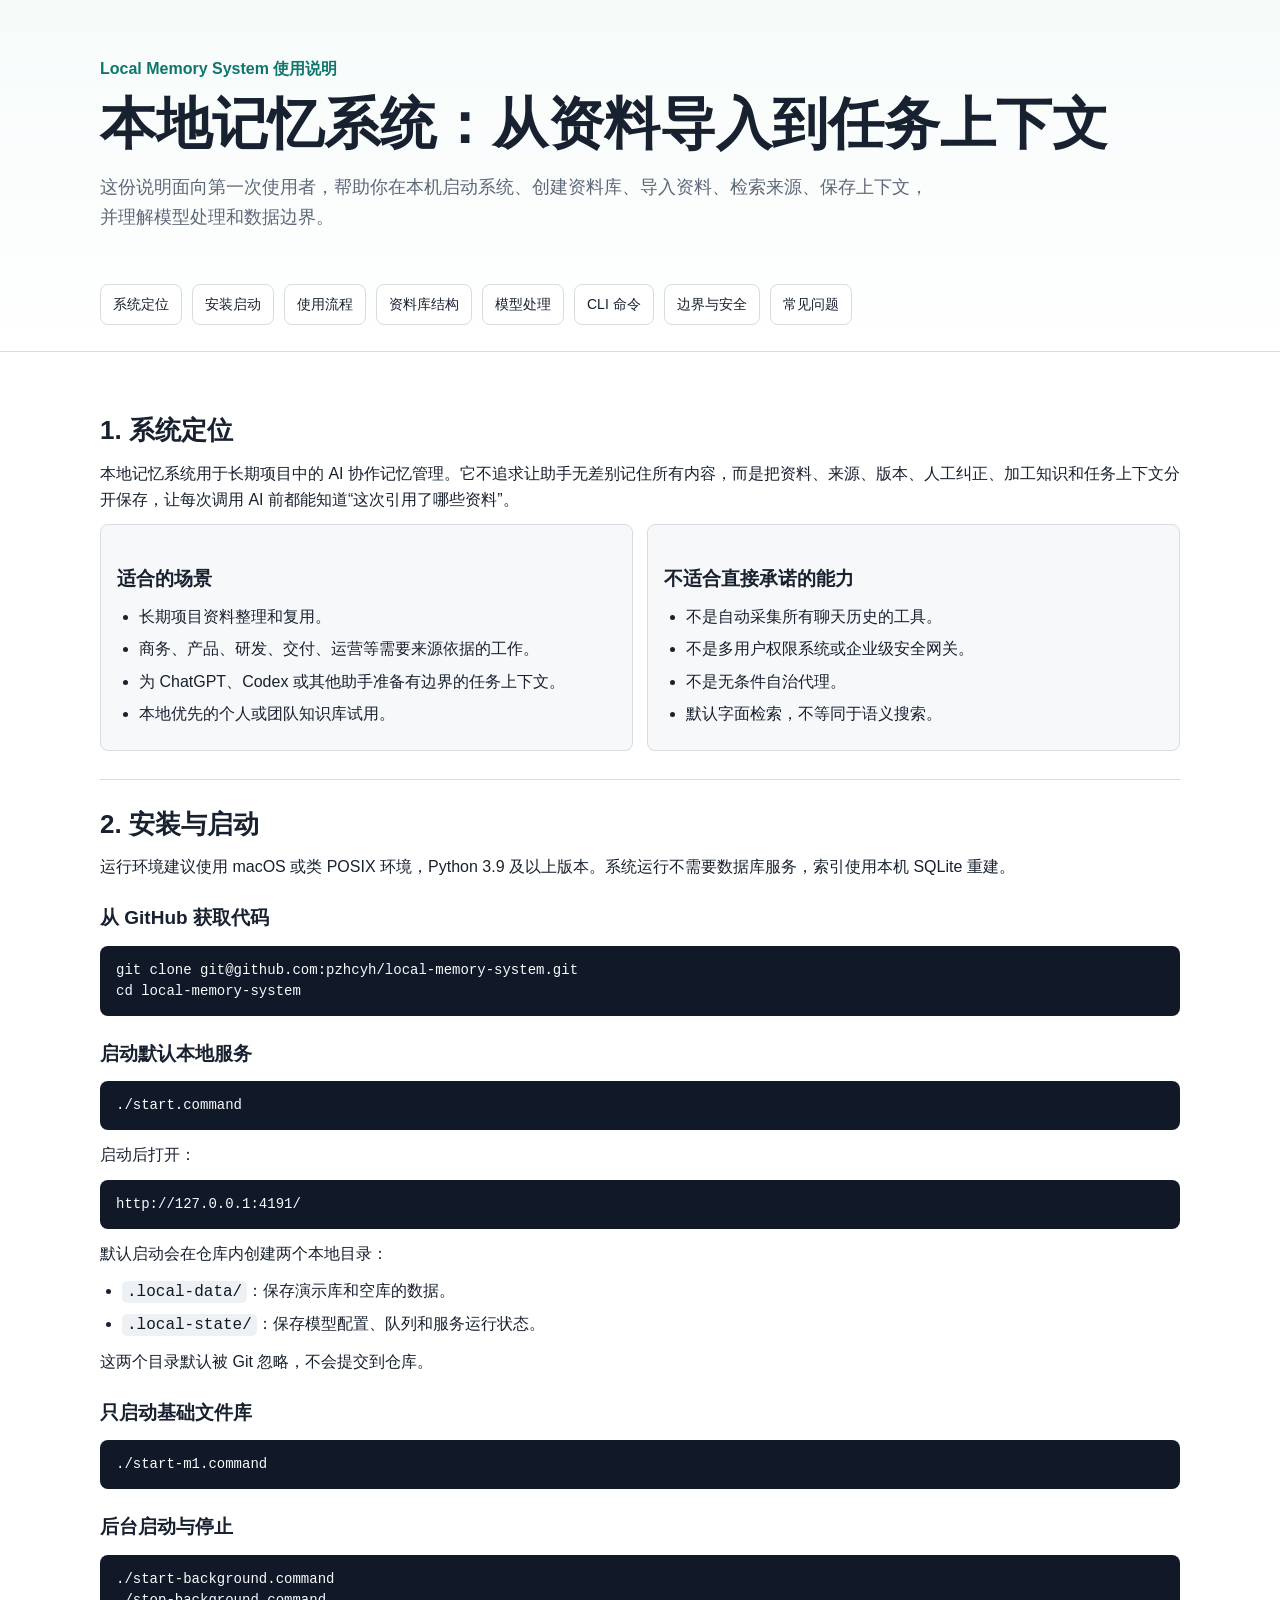
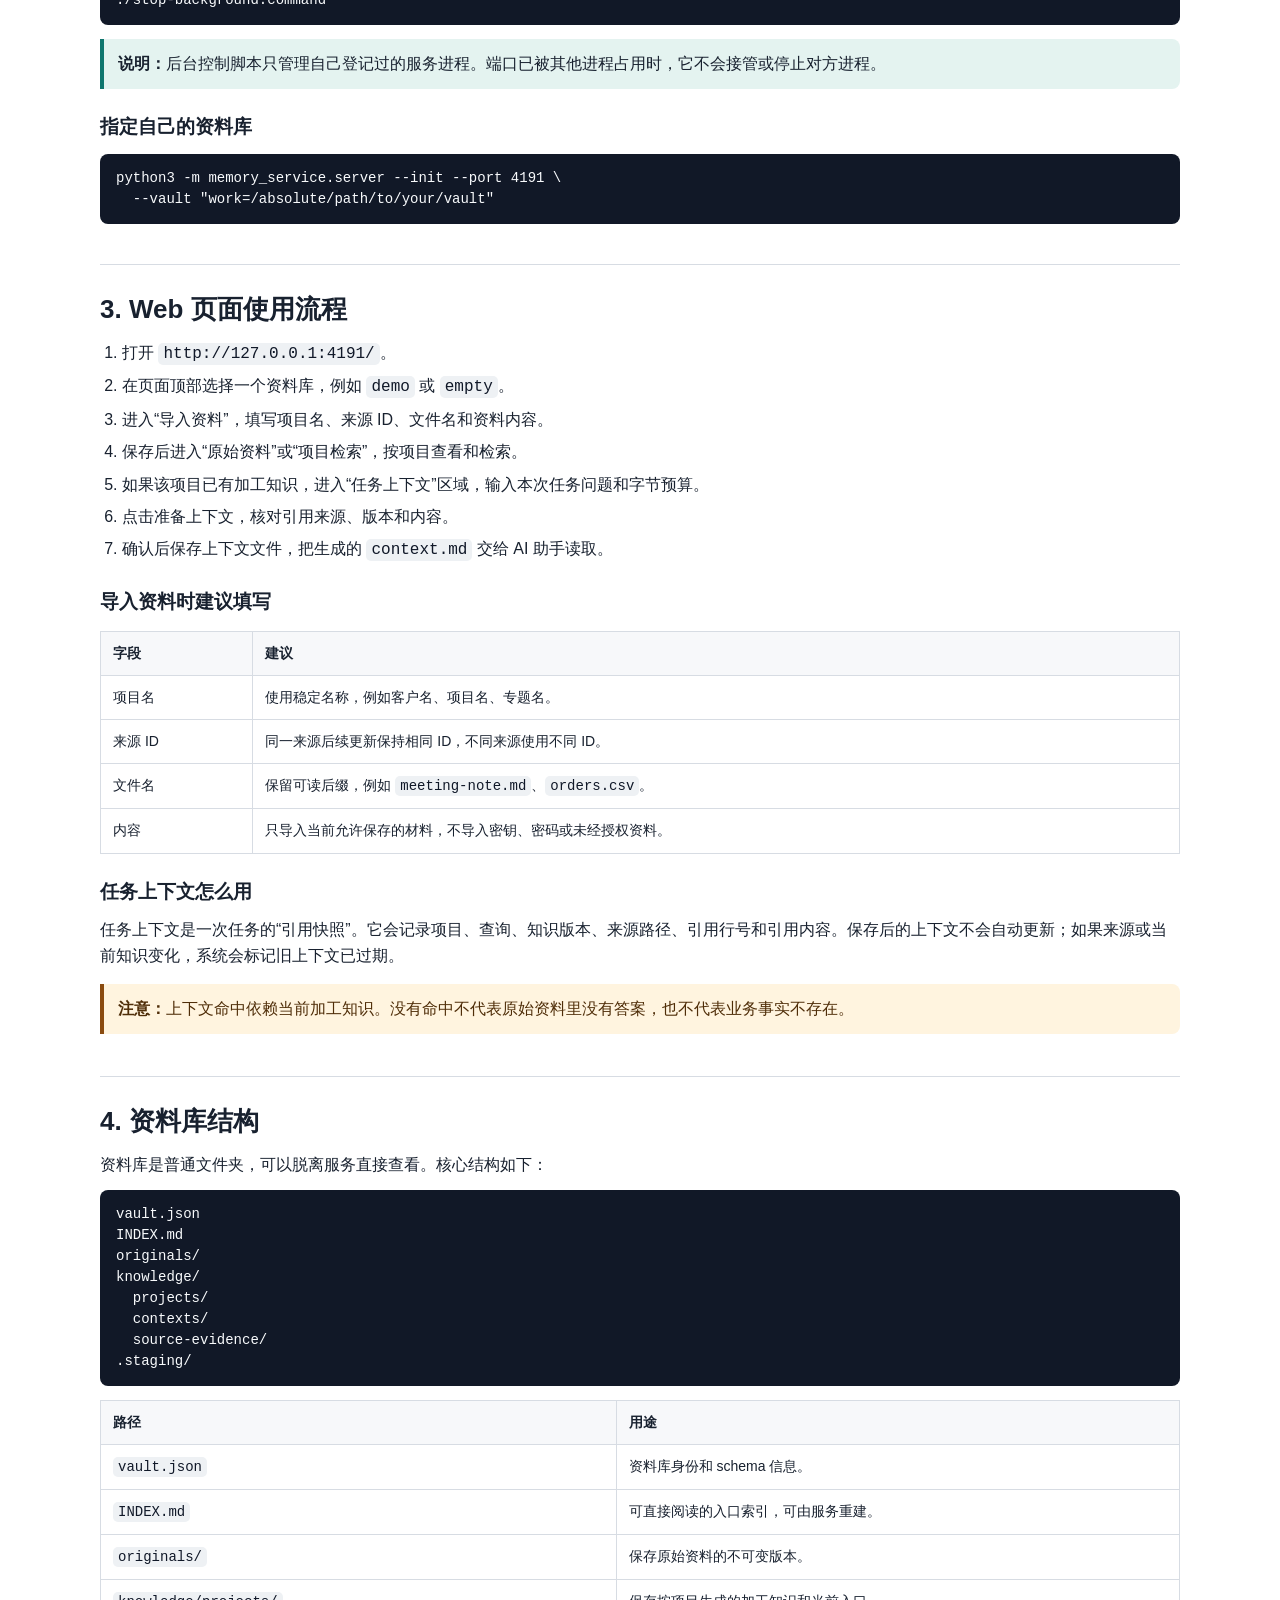
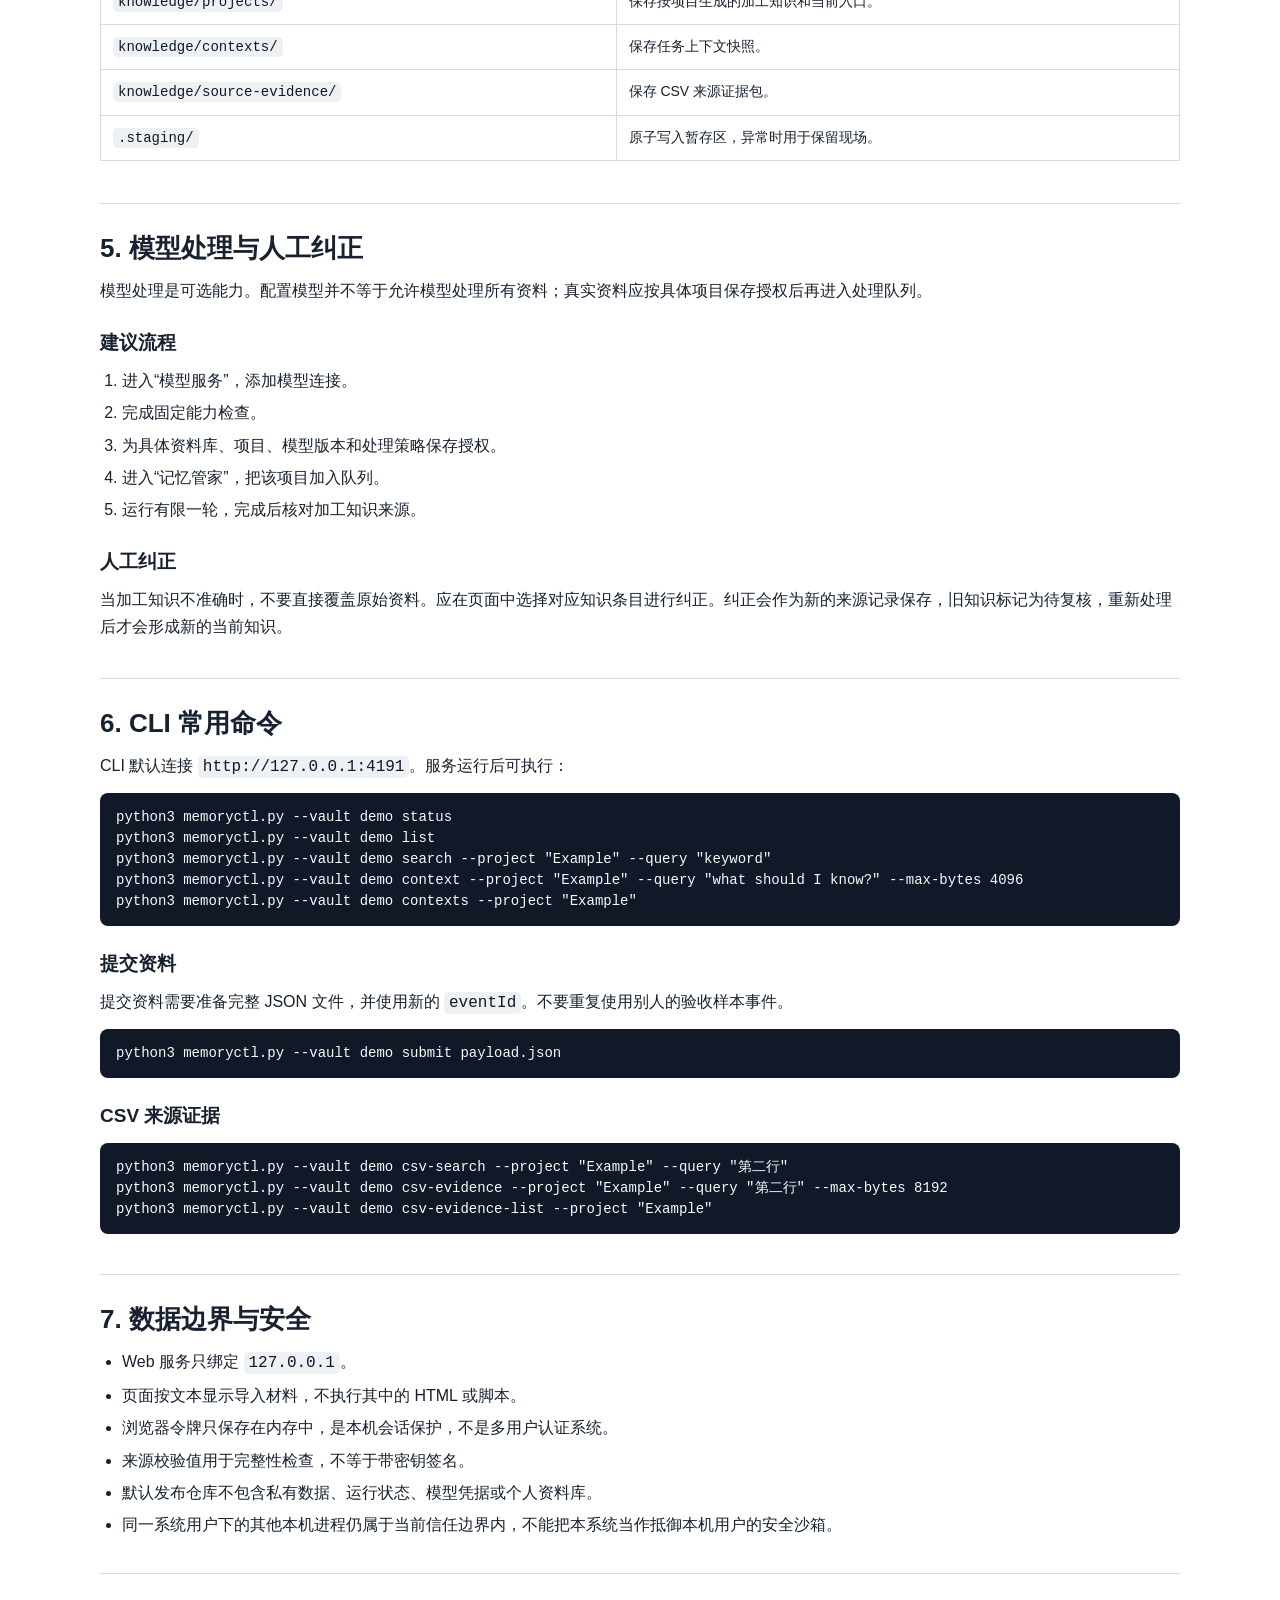
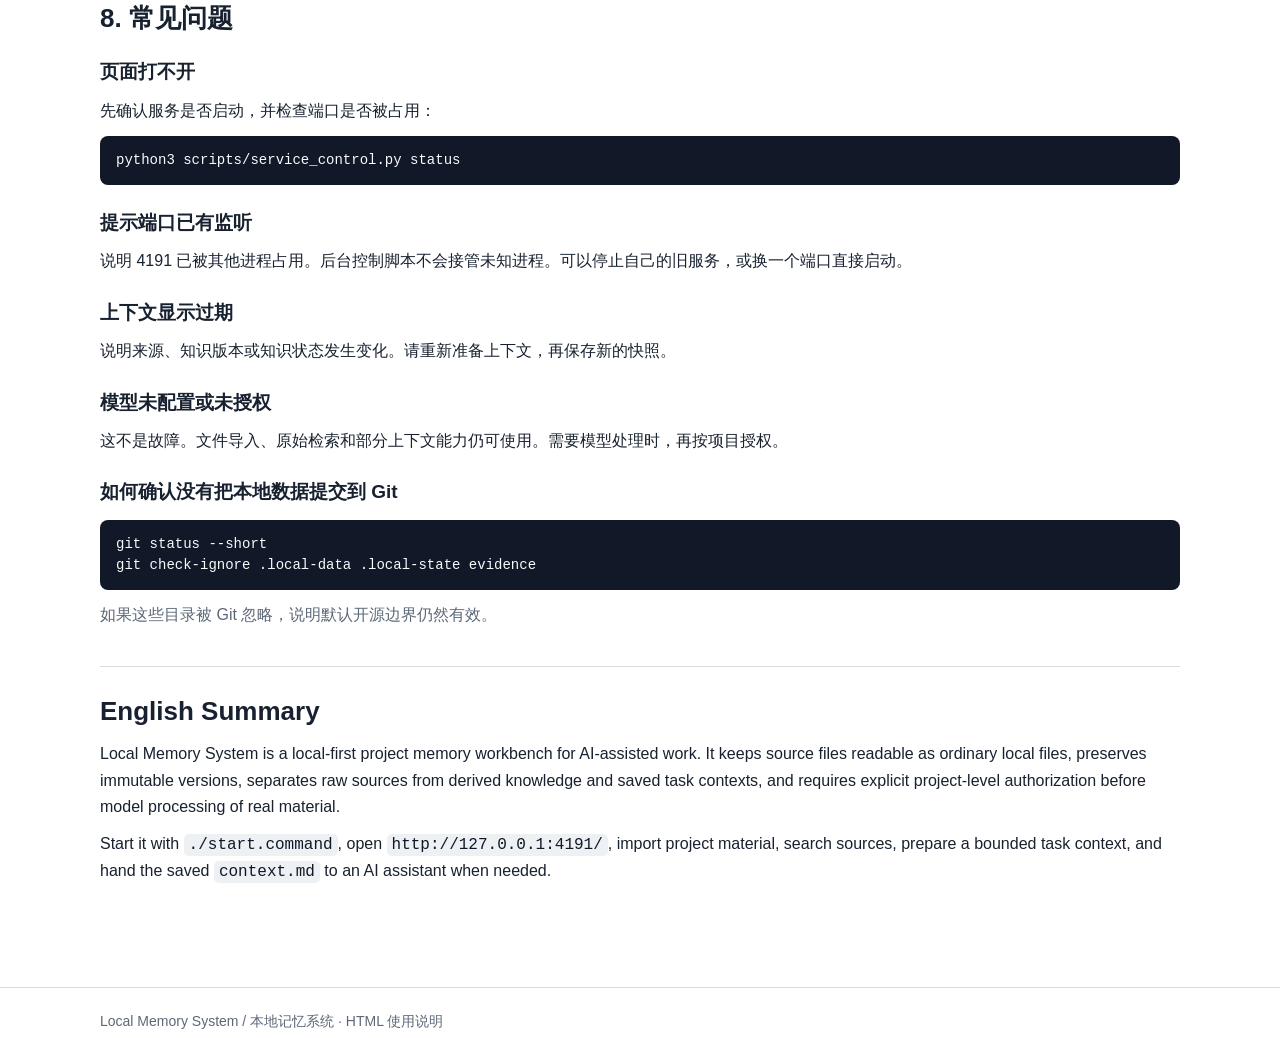
<file: docs/usage.html>
<!doctype html>
<html lang="zh-CN">
<head>
  <meta charset="utf-8">
  <meta name="viewport" content="width=device-width, initial-scale=1">
  <title>本地记忆系统使用说明 | Local Memory System Guide</title>
  <style>
    :root {
      color-scheme: light;
      --ink: #18212f;
      --muted: #5d6878;
      --line: #d7dce3;
      --panel: #f7f8fa;
      --code: #101828;
      --accent: #0f766e;
      --accent-soft: #e4f3f0;
      --warning: #8a4b10;
      --warning-soft: #fff4df;
      --max: 1080px;
    }

    * {
      box-sizing: border-box;
    }

    body {
      margin: 0;
      font-family: -apple-system, BlinkMacSystemFont, "Segoe UI", "Noto Sans SC", "Microsoft YaHei", Arial, sans-serif;
      color: var(--ink);
      background: #ffffff;
      line-height: 1.65;
    }

    header {
      border-bottom: 1px solid var(--line);
      background: linear-gradient(180deg, #f6fbfa 0%, #ffffff 100%);
    }

    .wrap {
      width: min(var(--max), calc(100% - 40px));
      margin: 0 auto;
    }

    .hero {
      padding: 56px 0 34px;
    }

    .eyebrow {
      color: var(--accent);
      font-weight: 700;
      letter-spacing: 0;
      margin: 0 0 12px;
    }

    h1 {
      margin: 0;
      font-size: clamp(32px, 5vw, 56px);
      line-height: 1.08;
      letter-spacing: 0;
    }

    .lead {
      max-width: 840px;
      margin: 18px 0 0;
      color: var(--muted);
      font-size: 18px;
    }

    nav {
      padding: 18px 0 26px;
      display: flex;
      flex-wrap: wrap;
      gap: 10px;
    }

    nav a {
      color: var(--ink);
      text-decoration: none;
      border: 1px solid var(--line);
      border-radius: 8px;
      padding: 8px 12px;
      background: #fff;
      font-size: 14px;
    }

    main {
      padding: 34px 0 64px;
    }

    section {
      padding: 28px 0;
      border-bottom: 1px solid var(--line);
    }

    section:last-child {
      border-bottom: 0;
    }

    h2 {
      margin: 0 0 14px;
      font-size: 26px;
      line-height: 1.25;
      letter-spacing: 0;
    }

    h3 {
      margin: 22px 0 8px;
      font-size: 19px;
      letter-spacing: 0;
    }

    p {
      margin: 10px 0;
    }

    ul, ol {
      padding-left: 22px;
      margin: 10px 0 0;
    }

    li {
      margin: 6px 0;
    }

    code {
      font-family: ui-monospace, SFMono-Regular, Menlo, Consolas, monospace;
      background: #eef1f4;
      border-radius: 5px;
      padding: 2px 5px;
      color: var(--code);
    }

    pre {
      margin: 12px 0;
      padding: 14px 16px;
      overflow: auto;
      border-radius: 8px;
      background: #111827;
      color: #f8fafc;
      font-size: 14px;
      line-height: 1.5;
    }

    pre code {
      background: transparent;
      color: inherit;
      padding: 0;
    }

    table {
      width: 100%;
      border-collapse: collapse;
      margin: 14px 0;
      font-size: 14px;
    }

    th, td {
      border: 1px solid var(--line);
      padding: 10px 12px;
      vertical-align: top;
      text-align: left;
    }

    th {
      background: var(--panel);
    }

    .grid {
      display: grid;
      grid-template-columns: repeat(2, minmax(0, 1fr));
      gap: 14px;
    }

    .box {
      border: 1px solid var(--line);
      border-radius: 8px;
      padding: 16px;
      background: var(--panel);
    }

    .note {
      border-left: 4px solid var(--accent);
      background: var(--accent-soft);
      padding: 12px 14px;
      border-radius: 0 8px 8px 0;
      margin: 14px 0;
    }

    .warn {
      border-left-color: var(--warning);
      background: var(--warning-soft);
      color: #4f2d08;
    }

    .muted {
      color: var(--muted);
    }

    footer {
      border-top: 1px solid var(--line);
      padding: 22px 0;
      color: var(--muted);
      font-size: 14px;
    }

    @media (max-width: 760px) {
      .wrap {
        width: min(100% - 28px, var(--max));
      }

      .hero {
        padding-top: 38px;
      }

      .grid {
        grid-template-columns: 1fr;
      }

      table {
        display: block;
        overflow-x: auto;
      }
    }
  </style>
</head>
<body>
  <header>
    <div class="wrap hero">
      <p class="eyebrow">Local Memory System 使用说明</p>
      <h1>本地记忆系统：从资料导入到任务上下文</h1>
      <p class="lead">这份说明面向第一次使用者，帮助你在本机启动系统、创建资料库、导入资料、检索来源、保存上下文，并理解模型处理和数据边界。</p>
    </div>
    <nav class="wrap" aria-label="页面目录">
      <a href="#overview">系统定位</a>
      <a href="#install">安装启动</a>
      <a href="#workflow">使用流程</a>
      <a href="#vault">资料库结构</a>
      <a href="#model">模型处理</a>
      <a href="#cli">CLI 命令</a>
      <a href="#safety">边界与安全</a>
      <a href="#troubleshooting">常见问题</a>
    </nav>
  </header>

  <main class="wrap">
    <section id="overview">
      <h2>1. 系统定位</h2>
      <p>本地记忆系统用于长期项目中的 AI 协作记忆管理。它不追求让助手无差别记住所有内容，而是把资料、来源、版本、人工纠正、加工知识和任务上下文分开保存，让每次调用 AI 前都能知道“这次引用了哪些资料”。</p>
      <div class="grid">
        <div class="box">
          <h3>适合的场景</h3>
          <ul>
            <li>长期项目资料整理和复用。</li>
            <li>商务、产品、研发、交付、运营等需要来源依据的工作。</li>
            <li>为 ChatGPT、Codex 或其他助手准备有边界的任务上下文。</li>
            <li>本地优先的个人或团队知识库试用。</li>
          </ul>
        </div>
        <div class="box">
          <h3>不适合直接承诺的能力</h3>
          <ul>
            <li>不是自动采集所有聊天历史的工具。</li>
            <li>不是多用户权限系统或企业级安全网关。</li>
            <li>不是无条件自治代理。</li>
            <li>默认字面检索，不等同于语义搜索。</li>
          </ul>
        </div>
      </div>
    </section>

    <section id="install">
      <h2>2. 安装与启动</h2>
      <p>运行环境建议使用 macOS 或类 POSIX 环境，Python 3.9 及以上版本。系统运行不需要数据库服务，索引使用本机 SQLite 重建。</p>
      <h3>从 GitHub 获取代码</h3>
      <pre><code>git clone git@github.com:pzhcyh/local-memory-system.git
cd local-memory-system</code></pre>

      <h3>启动默认本地服务</h3>
      <pre><code>./start.command</code></pre>
      <p>启动后打开：</p>
      <pre><code>http://127.0.0.1:4191/</code></pre>
      <p>默认启动会在仓库内创建两个本地目录：</p>
      <ul>
        <li><code>.local-data/</code>：保存演示库和空库的数据。</li>
        <li><code>.local-state/</code>：保存模型配置、队列和服务运行状态。</li>
      </ul>
      <p>这两个目录默认被 Git 忽略，不会提交到仓库。</p>

      <h3>只启动基础文件库</h3>
      <pre><code>./start-m1.command</code></pre>

      <h3>后台启动与停止</h3>
      <pre><code>./start-background.command
./stop-background.command</code></pre>
      <div class="note">
        <strong>说明：</strong>后台控制脚本只管理自己登记过的服务进程。端口已被其他进程占用时，它不会接管或停止对方进程。
      </div>

      <h3>指定自己的资料库</h3>
      <pre><code>python3 -m memory_service.server --init --port 4191 \
  --vault "work=/absolute/path/to/your/vault"</code></pre>
    </section>

    <section id="workflow">
      <h2>3. Web 页面使用流程</h2>
      <ol>
        <li>打开 <code>http://127.0.0.1:4191/</code>。</li>
        <li>在页面顶部选择一个资料库，例如 <code>demo</code> 或 <code>empty</code>。</li>
        <li>进入“导入资料”，填写项目名、来源 ID、文件名和资料内容。</li>
        <li>保存后进入“原始资料”或“项目检索”，按项目查看和检索。</li>
        <li>如果该项目已有加工知识，进入“任务上下文”区域，输入本次任务问题和字节预算。</li>
        <li>点击准备上下文，核对引用来源、版本和内容。</li>
        <li>确认后保存上下文文件，把生成的 <code>context.md</code> 交给 AI 助手读取。</li>
      </ol>

      <h3>导入资料时建议填写</h3>
      <table>
        <thead>
          <tr><th>字段</th><th>建议</th></tr>
        </thead>
        <tbody>
          <tr><td>项目名</td><td>使用稳定名称，例如客户名、项目名、专题名。</td></tr>
          <tr><td>来源 ID</td><td>同一来源后续更新保持相同 ID，不同来源使用不同 ID。</td></tr>
          <tr><td>文件名</td><td>保留可读后缀，例如 <code>meeting-note.md</code>、<code>orders.csv</code>。</td></tr>
          <tr><td>内容</td><td>只导入当前允许保存的材料，不导入密钥、密码或未经授权资料。</td></tr>
        </tbody>
      </table>

      <h3>任务上下文怎么用</h3>
      <p>任务上下文是一次任务的“引用快照”。它会记录项目、查询、知识版本、来源路径、引用行号和引用内容。保存后的上下文不会自动更新；如果来源或当前知识变化，系统会标记旧上下文已过期。</p>
      <div class="warn note">
        <strong>注意：</strong>上下文命中依赖当前加工知识。没有命中不代表原始资料里没有答案，也不代表业务事实不存在。
      </div>
    </section>

    <section id="vault">
      <h2>4. 资料库结构</h2>
      <p>资料库是普通文件夹，可以脱离服务直接查看。核心结构如下：</p>
      <pre><code>vault.json
INDEX.md
originals/
knowledge/
  projects/
  contexts/
  source-evidence/
.staging/</code></pre>
      <table>
        <thead>
          <tr><th>路径</th><th>用途</th></tr>
        </thead>
        <tbody>
          <tr><td><code>vault.json</code></td><td>资料库身份和 schema 信息。</td></tr>
          <tr><td><code>INDEX.md</code></td><td>可直接阅读的入口索引，可由服务重建。</td></tr>
          <tr><td><code>originals/</code></td><td>保存原始资料的不可变版本。</td></tr>
          <tr><td><code>knowledge/projects/</code></td><td>保存按项目生成的加工知识和当前入口。</td></tr>
          <tr><td><code>knowledge/contexts/</code></td><td>保存任务上下文快照。</td></tr>
          <tr><td><code>knowledge/source-evidence/</code></td><td>保存 CSV 来源证据包。</td></tr>
          <tr><td><code>.staging/</code></td><td>原子写入暂存区，异常时用于保留现场。</td></tr>
        </tbody>
      </table>
    </section>

    <section id="model">
      <h2>5. 模型处理与人工纠正</h2>
      <p>模型处理是可选能力。配置模型并不等于允许模型处理所有资料；真实资料应按具体项目保存授权后再进入处理队列。</p>
      <h3>建议流程</h3>
      <ol>
        <li>进入“模型服务”，添加模型连接。</li>
        <li>完成固定能力检查。</li>
        <li>为具体资料库、项目、模型版本和处理策略保存授权。</li>
        <li>进入“记忆管家”，把该项目加入队列。</li>
        <li>运行有限一轮，完成后核对加工知识来源。</li>
      </ol>
      <h3>人工纠正</h3>
      <p>当加工知识不准确时，不要直接覆盖原始资料。应在页面中选择对应知识条目进行纠正。纠正会作为新的来源记录保存，旧知识标记为待复核，重新处理后才会形成新的当前知识。</p>
    </section>

    <section id="cli">
      <h2>6. CLI 常用命令</h2>
      <p>CLI 默认连接 <code>http://127.0.0.1:4191</code>。服务运行后可执行：</p>
      <pre><code>python3 memoryctl.py --vault demo status
python3 memoryctl.py --vault demo list
python3 memoryctl.py --vault demo search --project "Example" --query "keyword"
python3 memoryctl.py --vault demo context --project "Example" --query "what should I know?" --max-bytes 4096
python3 memoryctl.py --vault demo contexts --project "Example"</code></pre>

      <h3>提交资料</h3>
      <p>提交资料需要准备完整 JSON 文件，并使用新的 <code>eventId</code>。不要重复使用别人的验收样本事件。</p>
      <pre><code>python3 memoryctl.py --vault demo submit payload.json</code></pre>

      <h3>CSV 来源证据</h3>
      <pre><code>python3 memoryctl.py --vault demo csv-search --project "Example" --query "第二行"
python3 memoryctl.py --vault demo csv-evidence --project "Example" --query "第二行" --max-bytes 8192
python3 memoryctl.py --vault demo csv-evidence-list --project "Example"</code></pre>
    </section>

    <section id="safety">
      <h2>7. 数据边界与安全</h2>
      <ul>
        <li>Web 服务只绑定 <code>127.0.0.1</code>。</li>
        <li>页面按文本显示导入材料，不执行其中的 HTML 或脚本。</li>
        <li>浏览器令牌只保存在内存中，是本机会话保护，不是多用户认证系统。</li>
        <li>来源校验值用于完整性检查，不等于带密钥签名。</li>
        <li>默认发布仓库不包含私有数据、运行状态、模型凭据或个人资料库。</li>
        <li>同一系统用户下的其他本机进程仍属于当前信任边界内，不能把本系统当作抵御本机用户的安全沙箱。</li>
      </ul>
    </section>

    <section id="troubleshooting">
      <h2>8. 常见问题</h2>
      <h3>页面打不开</h3>
      <p>先确认服务是否启动，并检查端口是否被占用：</p>
      <pre><code>python3 scripts/service_control.py status</code></pre>

      <h3>提示端口已有监听</h3>
      <p>说明 4191 已被其他进程占用。后台控制脚本不会接管未知进程。可以停止自己的旧服务，或换一个端口直接启动。</p>

      <h3>上下文显示过期</h3>
      <p>说明来源、知识版本或知识状态发生变化。请重新准备上下文，再保存新的快照。</p>

      <h3>模型未配置或未授权</h3>
      <p>这不是故障。文件导入、原始检索和部分上下文能力仍可使用。需要模型处理时，再按项目授权。</p>

      <h3>如何确认没有把本地数据提交到 Git</h3>
      <pre><code>git status --short
git check-ignore .local-data .local-state evidence</code></pre>
      <p class="muted">如果这些目录被 Git 忽略，说明默认开源边界仍然有效。</p>
    </section>

    <section id="english">
      <h2>English Summary</h2>
      <p>Local Memory System is a local-first project memory workbench for AI-assisted work. It keeps source files readable as ordinary local files, preserves immutable versions, separates raw sources from derived knowledge and saved task contexts, and requires explicit project-level authorization before model processing of real material.</p>
      <p>Start it with <code>./start.command</code>, open <code>http://127.0.0.1:4191/</code>, import project material, search sources, prepare a bounded task context, and hand the saved <code>context.md</code> to an AI assistant when needed.</p>
    </section>
  </main>

  <footer>
    <div class="wrap">Local Memory System / 本地记忆系统 · HTML 使用说明</div>
  </footer>
</body>
</html>
</file>
